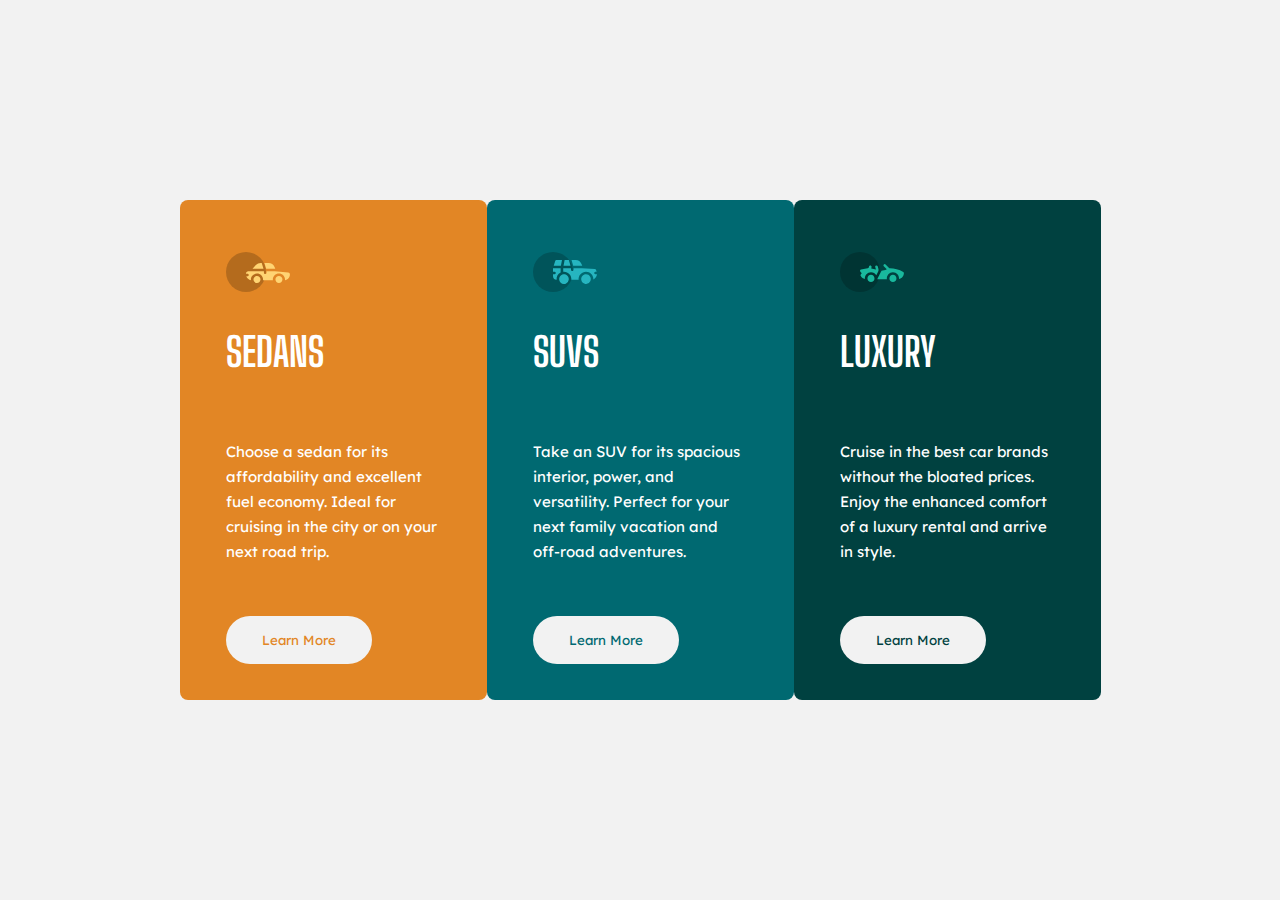
<file: index.html>
<!DOCTYPE html>
<html lang="en">

<head>
    <meta charset="UTF-8">
    <meta http-equiv="X-UA-Compatible" content="IE=edge">
    <meta name="viewport" content="width=device-width, initial-scale=1.0">
    <link rel="stylesheet" href="styles.css">
    <link rel="icon" type="image/png" sizes="32x32" href="./images/favicon-32x32.png">
    <title>3-column preview card component</title>
</head>

<body>
    <main>
        <section class="grid-container">
            <div class="item-1">
                <img src="./images/icon-sedans.svg" alt="sedan">
                <h1>SEDANS</h1>
                <p>Choose a sedan for its affordability and excellent fuel economy. Ideal for cruising in the city or on
                    your next road trip.</p>
                <button>Learn More</button>
            </div>
            <div class="item-2">
                <img src="./images/icon-suvs.svg" alt="suv">
                <h1>SUVS</h1>
                <p>Take an SUV for its spacious interior, power, and versatility. Perfect for your next family vacation
                    and off-road adventures.</p>
                <button>Learn More</button>
            </div>
            <div class="item-3">
                <img src="./images/icon-luxury.svg" alt="luxury">
                <h1>LUXURY</h1>
                <p>Cruise in the best car brands without the bloated prices. Enjoy the enhanced comfort of a luxury
                    rental and arrive in style.</p>
                <button>Learn More</button>
            </div>
        </section>
    </main>
</body>

</html>
</file>
<file: styles.css>
@import url("https://fonts.googleapis.com/css2?family=Big+Shoulders+Display:wght@700&family=Lexend+Deca&display=swap");
body {
  margin: 0;
  background-color: #F2F2F2;
  display: flex;
  justify-content: center;
  align-items: center;
  height: 100vh;
}

.item-1 {
  display: flex;
  flex-direction: column;
  justify-content: space-evenly;
  background-color: #E28625;
  width: 307px;
  height: 500px;
  border-radius: 8px;
}
.item-1 button {
  color: #E28625;
}

.item-2 {
  display: flex;
  flex-direction: column;
  justify-content: space-evenly;
  background-color: #006971;
  width: 307px;
  height: 500px;
  border-radius: 8px;
}
.item-2 button {
  color: #006971;
}

.item-3 {
  display: flex;
  flex-direction: column;
  justify-content: space-evenly;
  background-color: #004140;
  width: 307px;
  height: 500px;
  border-radius: 8px;
}
.item-3 button {
  color: #004140;
}

main {
  max-width: 920px;
}
main .grid-container {
  display: grid;
  grid-template-columns: repeat(3, 1fr);
}
main .grid-container div img {
  width: 64px;
  height: 40px;
  margin-left: 15%;
  margin-top: 5%;
}
main .grid-container div h1 {
  font-family: "Big Shoulders Display", cursive;
  font-size: 40px;
  color: white;
  margin-left: 15%;
  margin-top: 0;
}
main .grid-container div p {
  font-family: "Lexend Deca", sans-serif;
  font-size: 15px;
  line-height: 25px;
  color: white;
  margin-left: 15%;
  margin-top: 0;
  width: 212px;
  height: 125px;
}
main .grid-container div button {
  background-color: #F2F2F2;
  border-radius: 25px;
  font-family: "Lexend Deca", sans-serif;
  border: none;
  width: 146px;
  height: 48px;
  margin-left: 15%;
}
main .grid-container div button:hover {
  color: white;
  background-color: transparent;
  border: 2px solid #FFFFFF;
  cursor: pointer;
}

@media only screen and (min-width: 320px) and (max-width: 900px) {
  main {
    max-width: 327px;
  }
  main .grid-container {
    display: flex;
    flex-direction: column;
    height: 100vh;
  }
  .item-1 {
    max-width: 327px;
    max-height: 442px;
  }
  .item-2 {
    max-width: 327px;
    max-height: 442px;
  }
  .item-3 {
    max-width: 327px;
    max-height: 442px;
  }
}/*# sourceMappingURL=styles.css.map */
</file>
